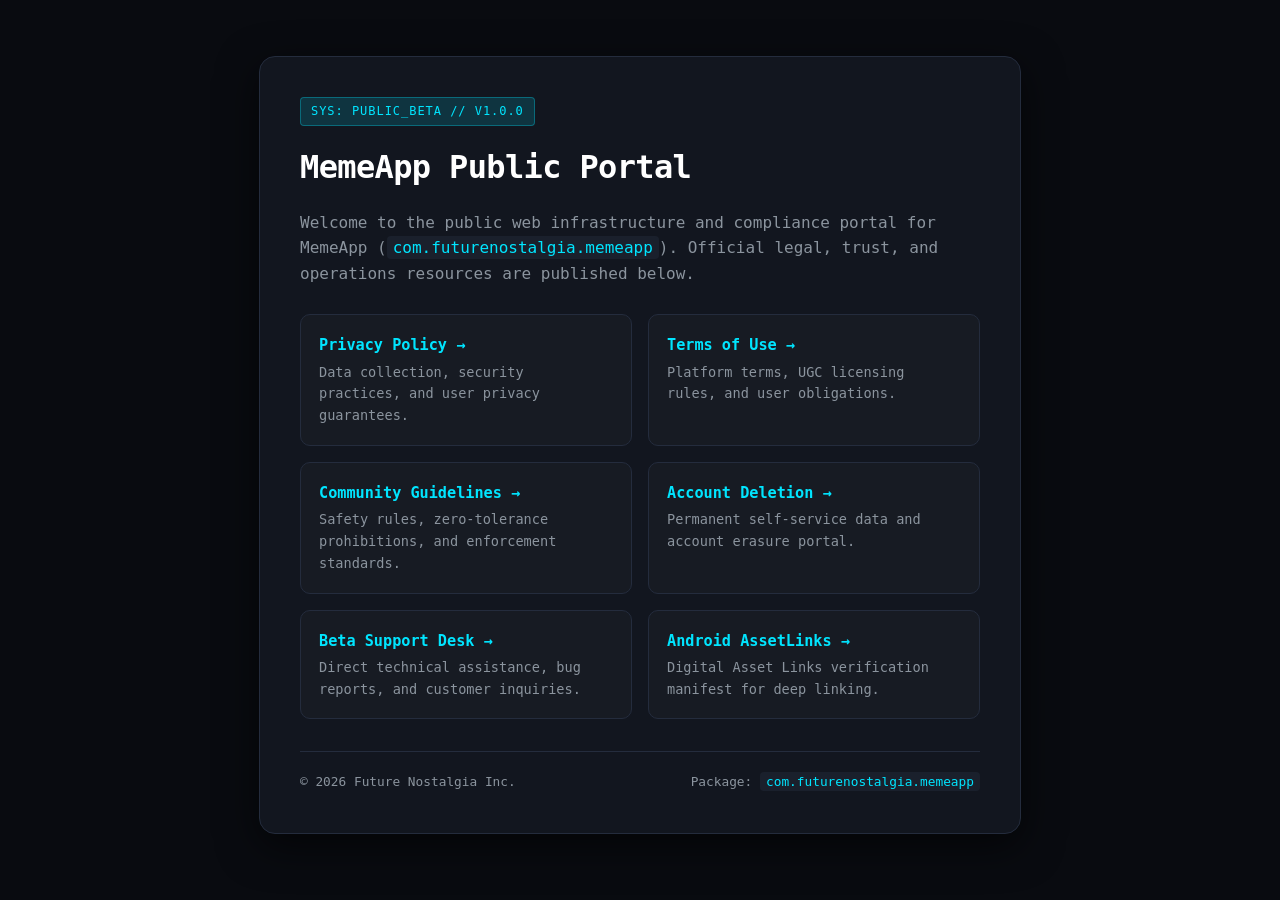
<file: index.html>
<!DOCTYPE html>
<html lang="en">
<head>
  <meta charset="UTF-8">
  <meta name="viewport" content="width=device-width, initial-scale=1.0">
  <title>MemeApp — Future Internet Nostalgia</title>
  <style>
    :root {
      --bg: #090b10;
      --card-bg: #12161f;
      --border: #242c3d;
      --cyan: #00e5ff;
      --text: #e6edf3;
      --text-muted: #8b949e;
    }
    body {
      font-family: -apple-system, BlinkMacSystemFont, "Segoe UI", Roboto, monospace, sans-serif;
      background: var(--bg);
      color: var(--text);
      line-height: 1.6;
      margin: 0;
      padding: 40px 20px;
      display: flex;
      justify-content: center;
      align-items: center;
      min-height: 90vh;
    }
    .portal {
      max-width: 680px;
      width: 100%;
      background: var(--card-bg);
      border: 1px solid var(--border);
      border-radius: 16px;
      padding: 40px;
      box-shadow: 0 12px 40px rgba(0, 0, 0, 0.6);
    }
    .badge {
      display: inline-block;
      font-family: monospace;
      font-size: 0.75rem;
      background: rgba(0, 229, 255, 0.15);
      color: var(--cyan);
      border: 1px solid rgba(0, 229, 255, 0.3);
      padding: 4px 10px;
      border-radius: 4px;
      letter-spacing: 0.08em;
      margin-bottom: 16px;
    }
    h1 {
      font-size: 2rem;
      margin: 0 0 12px 0;
      color: #fff;
      letter-spacing: -0.02em;
    }
    p {
      color: var(--text-muted);
      font-size: 1rem;
      margin-bottom: 28px;
    }
    .grid {
      display: grid;
      grid-template-columns: repeat(auto-fit, minmax(260px, 1fr));
      gap: 16px;
      margin-bottom: 32px;
    }
    .card {
      background: rgba(255, 255, 255, 0.02);
      border: 1px solid var(--border);
      border-radius: 10px;
      padding: 18px;
      text-decoration: none;
      color: inherit;
      transition: all 0.2s ease;
      display: block;
    }
    .card:hover {
      border-color: var(--cyan);
      background: rgba(0, 229, 255, 0.05);
      transform: translateY(-2px);
    }
    .card-title {
      font-weight: 600;
      color: var(--cyan);
      margin-bottom: 4px;
      font-size: 0.95rem;
    }
    .card-desc {
      font-size: 0.85rem;
      color: var(--text-muted);
    }
    footer {
      font-size: 0.8rem;
      color: var(--text-muted);
      border-top: 1px solid var(--border);
      padding-top: 20px;
      display: flex;
      justify-content: space-between;
      flex-wrap: wrap;
      gap: 10px;
    }
    code {
      font-family: monospace;
      color: var(--cyan);
      background: #1a202c;
      padding: 2px 6px;
      border-radius: 4px;
    }
  </style>
</head>
<body>
  <div class="portal">
    <div class="badge">SYS: PUBLIC_BETA // V1.0.0</div>
    <h1>MemeApp Public Portal</h1>
    <p>Welcome to the public web infrastructure and compliance portal for MemeApp (<code>com.futurenostalgia.memeapp</code>). Official legal, trust, and operations resources are published below.</p>

    <div class="grid">
      <a class="card" href="privacy-policy.html">
        <div class="card-title">Privacy Policy &rarr;</div>
        <div class="card-desc">Data collection, security practices, and user privacy guarantees.</div>
      </a>
      <a class="card" href="terms.html">
        <div class="card-title">Terms of Use &rarr;</div>
        <div class="card-desc">Platform terms, UGC licensing rules, and user obligations.</div>
      </a>
      <a class="card" href="community-guidelines.html">
        <div class="card-title">Community Guidelines &rarr;</div>
        <div class="card-desc">Safety rules, zero-tolerance prohibitions, and enforcement standards.</div>
      </a>
      <a class="card" href="delete-account.html">
        <div class="card-title">Account Deletion &rarr;</div>
        <div class="card-desc">Permanent self-service data and account erasure portal.</div>
      </a>
      <a class="card" href="support.html">
        <div class="card-title">Beta Support Desk &rarr;</div>
        <div class="card-desc">Direct technical assistance, bug reports, and customer inquiries.</div>
      </a>
      <a class="card" href=".well-known/assetlinks.json">
        <div class="card-title">Android AssetLinks &rarr;</div>
        <div class="card-desc">Digital Asset Links verification manifest for deep linking.</div>
      </a>
    </div>

    <footer>
      <span>&copy; 2026 Future Nostalgia Inc.</span>
      <span>Package: <code>com.futurenostalgia.memeapp</code></span>
    </footer>
  </div>
</body>
</html>
</file>
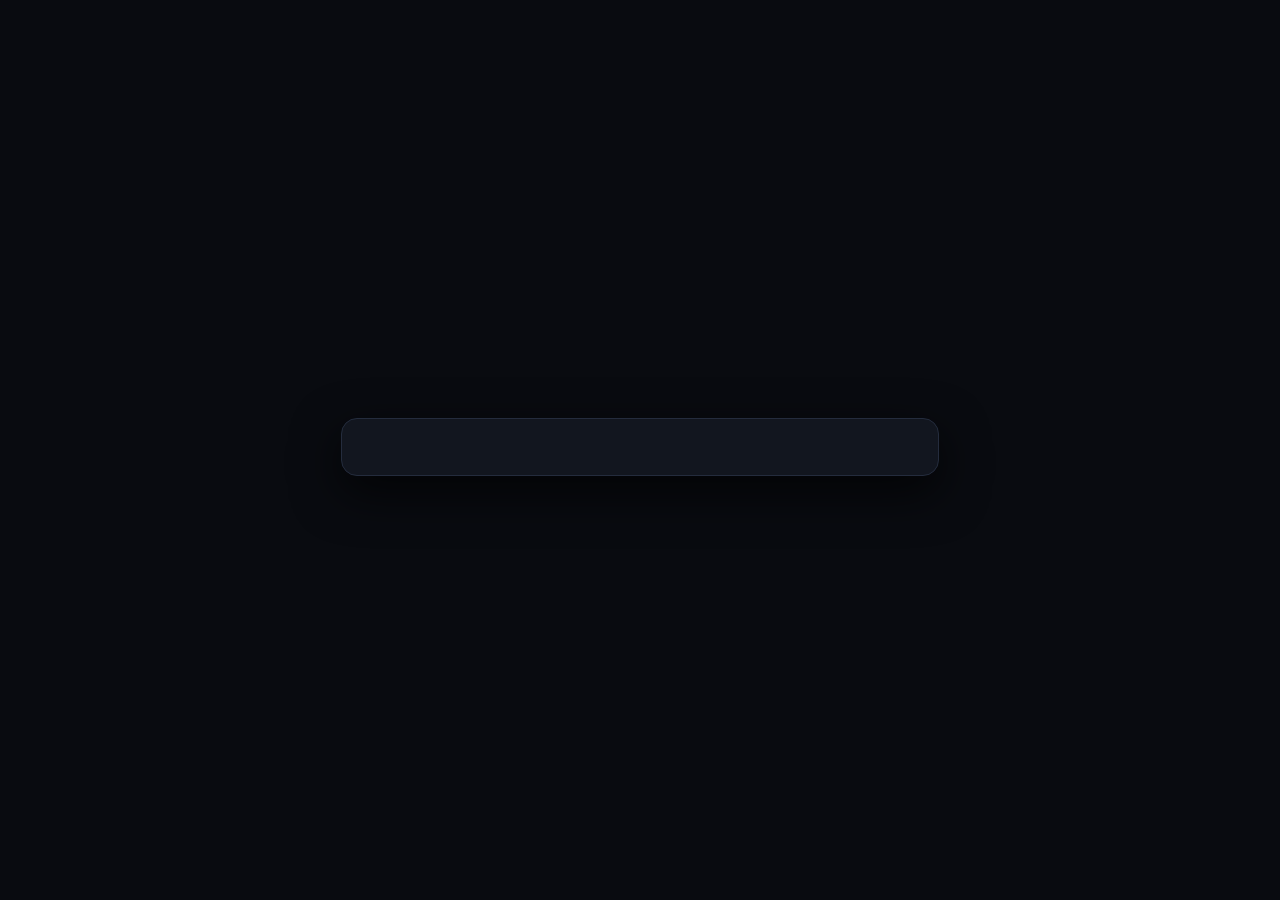
<file: meme/index.html>
<!DOCTYPE html>
<html lang="en">
<head>
  <meta charset="UTF-8">
  <meta name="viewport" content="width=device-width, initial-scale=1.0">
  <title id="pageTitle">MemeApp — Future Internet Nostalgia</title>
  <meta name="description" content="MemeApp: The curated home for Future Internet Nostalgia.">
  <style>
    :root {
      --bg: #090b10;
      --card-bg: #12161f;
      --border: #242c3d;
      --cyan: #00e5ff;
      --cyan-glow: rgba(0, 229, 255, 0.2);
      --error: #ff5252;
      --text: #e6edf3;
      --text-muted: #8b949e;
    }
    body {
      font-family: -apple-system, BlinkMacSystemFont, "Segoe UI", Roboto, monospace, sans-serif;
      background: var(--bg);
      color: var(--text);
      line-height: 1.6;
      margin: 0;
      padding: 24px 16px;
      display: flex;
      justify-content: center;
      align-items: center;
      min-height: 94vh;
    }
    .container {
      max-width: 540px;
      width: 100%;
      background: var(--card-bg);
      border: 1px solid var(--border);
      border-radius: 16px;
      padding: 28px;
      box-shadow: 0 16px 48px rgba(0, 0, 0, 0.7);
    }
    .badge {
      display: inline-block;
      font-family: monospace;
      font-size: 0.75rem;
      background: rgba(0, 229, 255, 0.12);
      color: var(--cyan);
      border: 1px solid rgba(0, 229, 255, 0.25);
      padding: 4px 10px;
      border-radius: 4px;
      letter-spacing: 0.08em;
      margin-bottom: 16px;
    }
    .badge-error {
      background: rgba(255, 82, 82, 0.12);
      color: var(--error);
      border-color: rgba(255, 82, 82, 0.3);
    }
    .header-row {
      display: flex;
      justify-content: space-between;
      align-items: center;
      margin-bottom: 16px;
    }
    .creator-tag {
      font-weight: 700;
      color: var(--cyan);
      font-size: 1.05rem;
    }
    .meme-image-container {
      width: 100%;
      border-radius: 12px;
      overflow: hidden;
      background: #000;
      border: 1px solid var(--border);
      margin-bottom: 18px;
      position: relative;
    }
    .meme-image {
      width: 100%;
      height: auto;
      max-height: 480px;
      object-fit: cover;
      display: block;
    }
    .caption-text {
      font-size: 1.15rem;
      font-weight: 500;
      margin-bottom: 16px;
      color: #fff;
    }
    .tags-row {
      display: flex;
      flex-wrap: wrap;
      gap: 8px;
      margin-bottom: 24px;
    }
    .tag-pill {
      font-size: 0.8rem;
      color: var(--text-muted);
      background: rgba(255, 255, 255, 0.04);
      border: 1px solid var(--border);
      padding: 3px 10px;
      border-radius: 20px;
    }
    .actions {
      display: flex;
      flex-direction: column;
      gap: 12px;
      margin-top: 10px;
    }
    .btn {
      display: block;
      text-align: center;
      padding: 13px 20px;
      border-radius: 8px;
      font-weight: 700;
      font-size: 0.95rem;
      text-decoration: none;
      transition: all 0.2s ease;
      cursor: pointer;
    }
    .btn-primary {
      background: var(--cyan);
      color: #000;
      box-shadow: 0 4px 16px var(--cyan-glow);
    }
    .btn-primary:hover {
      opacity: 0.92;
      transform: translateY(-1px);
    }
    .btn-secondary {
      background: rgba(255, 255, 255, 0.05);
      color: var(--text);
      border: 1px solid var(--border);
    }
    .btn-secondary:hover {
      background: rgba(255, 255, 255, 0.08);
      border-color: var(--cyan);
    }
    .unavailable-box {
      text-align: center;
      padding: 40px 20px;
    }
    .unavailable-icon {
      font-size: 3rem;
      color: var(--text-muted);
      margin-bottom: 16px;
    }
    .unavailable-title {
      font-size: 1.4rem;
      font-weight: 700;
      margin-bottom: 8px;
      color: #fff;
    }
    .unavailable-desc {
      color: var(--text-muted);
      font-size: 0.95rem;
      margin-bottom: 24px;
    }
    footer {
      font-size: 0.8rem;
      color: var(--text-muted);
      border-top: 1px solid var(--border);
      padding-top: 20px;
      margin-top: 28px;
      display: flex;
      justify-content: space-between;
      flex-wrap: wrap;
      gap: 8px;
    }
    footer a {
      color: var(--cyan);
      text-decoration: none;
    }
    footer a:hover {
      text-decoration: underline;
    }
  </style>
</head>
<body>
  <div class="container" id="appRoot">
    <!-- Populated dynamically based on URL -->
  </div>

  <script>
    // Public Seed Catalog for Web Fallback
    const PUBLIC_MEME_CATALOG = {
      "meme_001": {
        id: "meme_001",
        caption: "When you finally push code after 3 days of debugging 🎉",
        creator: "tech_humor",
        category: "tech",
        imageUrl: "https://picsum.photos/seed/meme001/800/600",
        tags: ["coding", "programmer", "debug"],
        artifactCode: "M/MEME_001",
        status: "published"
      },
      "meme_002": {
        id: "meme_002",
        caption: "My dog every time I open the fridge 🐕",
        creator: "lolcats_fan",
        category: "animals",
        imageUrl: "https://picsum.photos/seed/meme002/800/600",
        tags: ["dog", "food", "pets"],
        artifactCode: "M/MEME_002",
        status: "published"
      },
      "meme_003": {
        id: "meme_003",
        caption: "Trying to explain offside rule to my grandma ⚽",
        creator: "sports_funny",
        category: "sports",
        imageUrl: "https://picsum.photos/seed/meme003/800/600",
        tags: ["football", "soccer", "grandma"],
        artifactCode: "M/MEME_003",
        status: "published"
      },
      "meme_hidden_001": {
        id: "meme_hidden_001",
        status: "hidden",
        moderationReason: "Pending review under Community Guidelines"
      },
      "meme_removed_001": {
        id: "meme_removed_001",
        status: "removed",
        moderationReason: "Removed for policy violation"
      }
    };

    function resolveMemeId() {
      // 1. From path: e.g. /meme/meme_001
      const pathParts = window.location.pathname.split('/').filter(Boolean);
      const memeIdx = pathParts.indexOf('meme');
      if (memeIdx !== -1 && pathParts[memeIdx + 1]) {
        return pathParts[memeIdx + 1].trim();
      }
      // 2. From search params: ?id=meme_001
      const params = new URLSearchParams(window.location.search);
      if (params.get('id')) {
        return params.get('id').trim();
      }
      // 3. Fallback to last segment if on /meme/*
      if (pathParts.length > 0 && pathParts[pathParts.length - 1] !== 'index.html') {
        return pathParts[pathParts.length - 1].trim();
      }
    async function fetchLiveMeme(memeId) {
      const cfg = window.MEMEAPP_CONFIG || {
        supabaseUrl: localStorage.getItem('MEMEAPP_SUPABASE_URL') || '',
        anonKey: localStorage.getItem('MEMEAPP_SUPABASE_ANON_KEY') || ''
      };

      if (!cfg.supabaseUrl || !cfg.anonKey) {
        return null; // Fall back to catalog if no live config
      }

      try {
        const endpoint = `${cfg.supabaseUrl.replace(/\/+$/, '')}/rest/v1/memes?id=eq.${encodeURIComponent(memeId)}&select=id,caption,status,image_path,like_count,save_count,created_at,profiles(username)`;
        const res = await fetch(endpoint, {
          headers: {
            'apikey': cfg.anonKey,
            'Authorization': `Bearer ${cfg.anonKey}`
          }
        });
        if (!res.ok) return null;
        const data = await res.json();
        if (!Array.isArray(data) || data.length === 0) {
          // Under Supabase RLS, non-published memes (hidden/removed/draft) return 0 rows to anonymous users.
          return { status: 'unavailable_or_moderated' };
        }
        const row = data[0];
        return {
          id: row.id,
          caption: row.caption || '',
          creator: row.profiles?.username || 'anonymous',
          status: row.status,
          imageUrl: row.image_path ? `${cfg.supabaseUrl}/storage/v1/object/public/meme-media/${row.image_path}` : 'https://picsum.photos/seed/meme001/800/600',
          tags: ['meme'],
          artifactCode: `M/${(row.id || 'MEME').toUpperCase().slice(0, 10)}`
        };
      } catch (err) {
        console.warn('Live Supabase query failed:', err);
        return null;
      }
    }

    async function renderView() {
      const root = document.getElementById('appRoot');
      const memeId = resolveMemeId();

      if (!memeId || memeId === 'meme') {
        // Portal Root View
        root.innerHTML = `
          <div class="badge">SYS: MEME_ROUTER // V1.0.0</div>
          <h1 style="margin: 0 0 12px 0; color: #fff;">MemeApp Public Share Portal</h1>
          <p style="color: var(--text-muted); margin-bottom: 24px;">View, discover, and share memes from MemeApp across devices.</p>
          <div class="actions">
            <a class="btn btn-primary" href="index.html">Open Public Web Portal</a>
            <a class="btn btn-secondary" href="https://play.google.com/store/apps/details?id=com.futurenostalgia.memeapp">Get MemeApp for Android</a>
          </div>
          ${renderFooter()}
        `;
        return;
      }

      // Check live database state first if configured
      const liveMeme = await fetchLiveMeme(memeId);
      let meme = liveMeme;

      if (liveMeme && liveMeme.status === 'unavailable_or_moderated') {
        // Database returned 0 rows for anonymous query -> Meme is either moderated (hidden/removed/draft) or non-existent
        renderUnavailable(root);
        return;
      }

      if (!meme) {
        meme = PUBLIC_MEME_CATALOG[memeId];
      }

      if (!meme) {
        // Unknown ID -> Branded unavailable state
        document.getElementById('pageTitle').textContent = `Meme Not Found — MemeApp`;
        root.innerHTML = `
          <div class="unavailable-box">
            <span class="badge badge-error">ERR_404 // M/NONEXIST</span>
            <div class="unavailable-icon">📂</div>
            <div class="unavailable-title">Meme Not Found</div>
            <div class="unavailable-desc">The artifact code <code>${escapeHtml(memeId)}</code> does not exist or may have been deleted.</div>
            <div class="actions">
              <a class="btn btn-primary" href="https://tejuanne-alt.github.io/">Explore MemeApp Portal</a>
              <a class="btn btn-secondary" href="https://play.google.com/store/apps/details?id=com.futurenostalgia.memeapp">Download App</a>
            </div>
          </div>
          ${renderFooter()}
        `;
        return;
      }

      // Check moderation / draft status (Do not reveal draft or moderated content)
      if (meme.status === 'hidden' || meme.status === 'removed' || meme.status === 'draft') {
        renderUnavailable(root);
        return;
      }

      // Valid Published Meme
      document.getElementById('pageTitle').textContent = `@${meme.creator}: "${meme.caption}" — MemeApp`;
      const appDeepLink = `intent://tejuanne-alt.github.io/meme/${meme.id}#Intent;scheme=https;package=com.futurenostalgia.memeapp;end`;
      const fallbackDeepLink = `memeapp://meme/${meme.id}`;

      root.innerHTML = `
        <div class="header-row">
          <span class="badge">ARTIFACT // ${meme.artifactCode}</span>
          <span class="creator-tag">@${escapeHtml(meme.creator)}</span>
        </div>

        <div class="meme-image-container">
          <img class="meme-image" src="${meme.imageUrl}" alt="${escapeHtml(meme.caption)}">
        </div>

        <div class="caption-text">${escapeHtml(meme.caption)}</div>

        <div class="tags-row">
          ${meme.tags.map(t => `<span class="tag-pill">#${escapeHtml(t)}</span>`).join('')}
        </div>

        <div class="actions">
          <a class="btn btn-primary" href="${appDeepLink}">Open in MemeApp</a>
          <a class="btn btn-secondary" href="https://play.google.com/store/apps/details?id=com.futurenostalgia.memeapp">Get MemeApp for Android</a>
        </div>

        ${renderFooter()}
    function renderUnavailable(root) {
      document.getElementById('pageTitle').textContent = `Content Unavailable — MemeApp`;
      root.innerHTML = `
        <div class="unavailable-box">
          <span class="badge badge-error">FILTER // CONTENT_UNAVAILABLE</span>
          <div class="unavailable-icon">🛡️</div>
          <div class="unavailable-title">Content Unavailable</div>
          <div class="unavailable-desc">This artifact is unavailable or has been removed under MemeApp Community Guidelines.</div>
          <div class="actions">
            <a class="btn btn-primary" href="https://tejuanne-alt.github.io/">Return to Portal</a>
            <a class="btn btn-secondary" href="community-guidelines.html">Review Community Guidelines</a>
          </div>
        </div>
        ${renderFooter()}
      `;
    }

    function renderFooter() {
      return `
        <footer>
          <a href="privacy-policy.html">Privacy</a>
          <a href="terms.html">Terms</a>
          <a href="community-guidelines.html">Guidelines</a>
          <a href="support.html">Support</a>
        </footer>
      `;
    }

    function escapeHtml(str) {
      if (!str) return '';
      return String(str).replace(/&/g, '&amp;').replace(/</g, '&lt;').replace(/>/g, '&gt;').replace(/"/g, '&quot;');
    }

    renderView();
  </script>
</body>
</html>
</file>
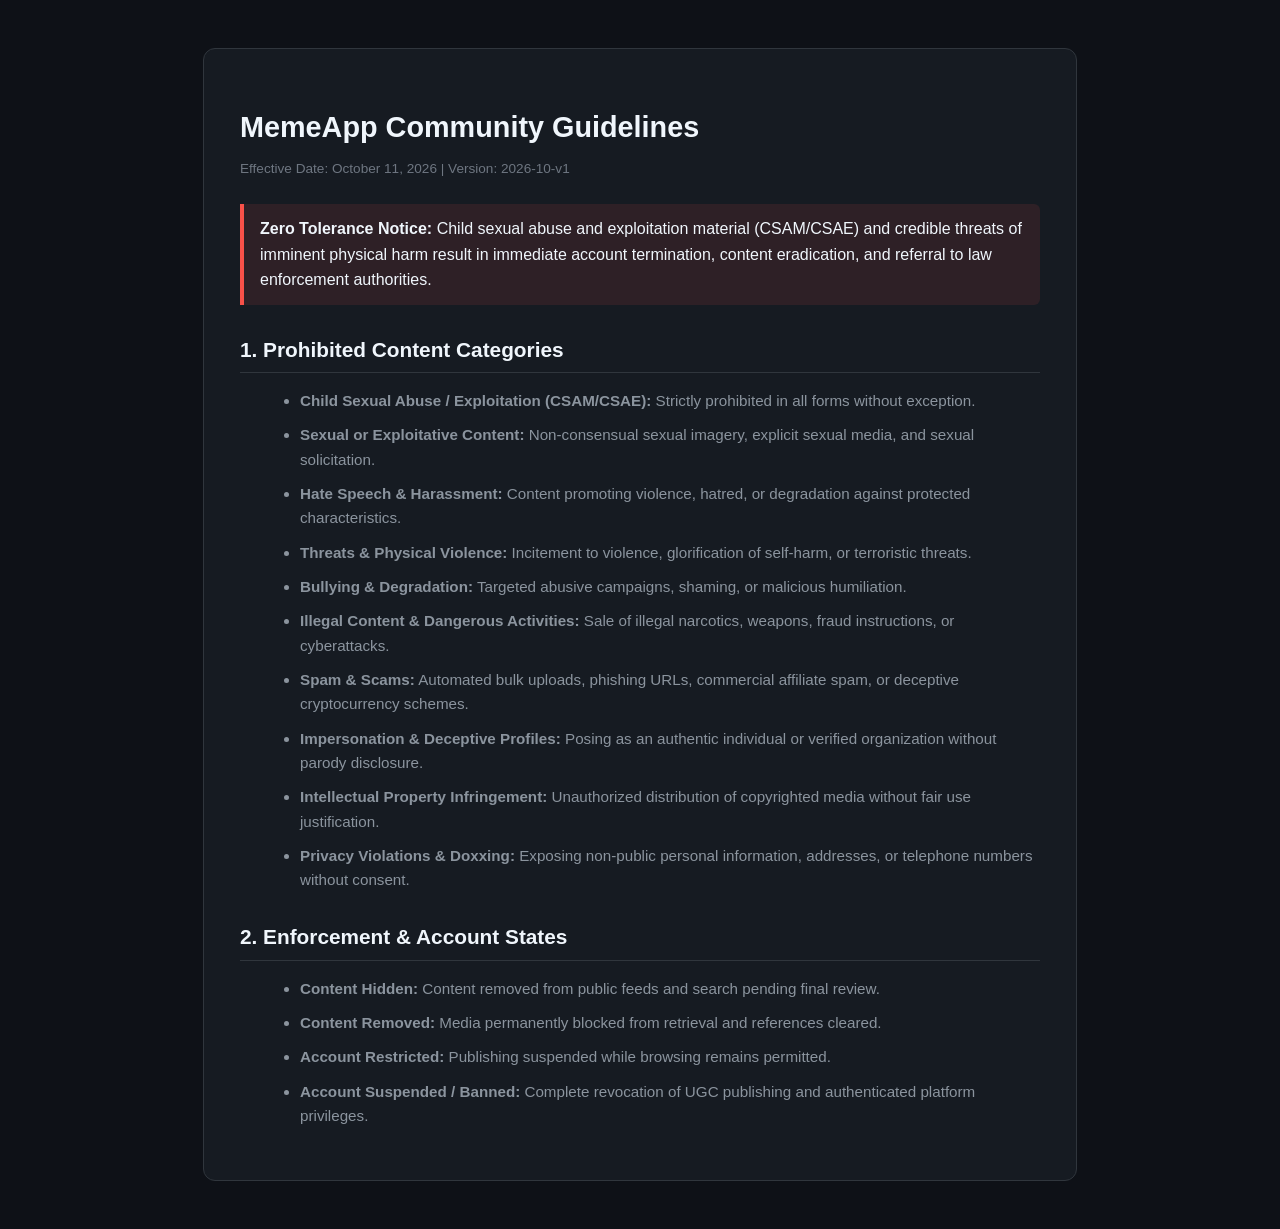
<file: community-guidelines.html>
<!DOCTYPE html>
<html lang="en">
<head>
  <meta charset="UTF-8">
  <meta name="viewport" content="width=device-width, initial-scale=1.0">
  <title>MemeApp — Community Guidelines</title>
  <style>
    body { font-family: -apple-system, BlinkMacSystemFont, "Segoe UI", Roboto, sans-serif; background: #0e1117; color: #f0f6fc; line-height: 1.6; padding: 40px 20px; }
    .container { max-width: 800px; margin: 0 auto; background: #161b22; border: 1px solid #30363d; border-radius: 12px; padding: 36px; }
    h1 { font-size: 1.8rem; margin-bottom: 8px; }
    h2 { font-size: 1.3rem; margin-top: 28px; margin-bottom: 12px; border-bottom: 1px solid #30363d; padding-bottom: 6px; }
    p, li { color: #8b949e; font-size: 0.95rem; margin-bottom: 10px; }
    ul { margin-left: 20px; }
    .warning-box { background: rgba(248, 81, 73, 0.1); border-left: 4px solid #f85149; padding: 12px 16px; margin: 16px 0; border-radius: 0 6px 6px 0; }
    .meta { font-size: 0.85rem; color: #6e7681; margin-bottom: 24px; }
  </style>
</head>
<body>
  <div class="container">
    <h1>MemeApp Community Guidelines</h1>
    <div class="meta">Effective Date: October 11, 2026 | Version: 2026-10-v1</div>

    <div class="warning-box">
      <strong>Zero Tolerance Notice:</strong> Child sexual abuse and exploitation material (CSAM/CSAE) and credible threats of imminent physical harm result in immediate account termination, content eradication, and referral to law enforcement authorities.
    </div>
    
    <h2>1. Prohibited Content Categories</h2>
    <ul>
      <li><strong>Child Sexual Abuse / Exploitation (CSAM/CSAE):</strong> Strictly prohibited in all forms without exception.</li>
      <li><strong>Sexual or Exploitative Content:</strong> Non-consensual sexual imagery, explicit sexual media, and sexual solicitation.</li>
      <li><strong>Hate Speech & Harassment:</strong> Content promoting violence, hatred, or degradation against protected characteristics.</li>
      <li><strong>Threats & Physical Violence:</strong> Incitement to violence, glorification of self-harm, or terroristic threats.</li>
      <li><strong>Bullying & Degradation:</strong> Targeted abusive campaigns, shaming, or malicious humiliation.</li>
      <li><strong>Illegal Content & Dangerous Activities:</strong> Sale of illegal narcotics, weapons, fraud instructions, or cyberattacks.</li>
      <li><strong>Spam & Scams:</strong> Automated bulk uploads, phishing URLs, commercial affiliate spam, or deceptive cryptocurrency schemes.</li>
      <li><strong>Impersonation & Deceptive Profiles:</strong> Posing as an authentic individual or verified organization without parody disclosure.</li>
      <li><strong>Intellectual Property Infringement:</strong> Unauthorized distribution of copyrighted media without fair use justification.</li>
      <li><strong>Privacy Violations & Doxxing:</strong> Exposing non-public personal information, addresses, or telephone numbers without consent.</li>
    </ul>

    <h2>2. Enforcement & Account States</h2>
    <ul>
      <li><strong>Content Hidden:</strong> Content removed from public feeds and search pending final review.</li>
      <li><strong>Content Removed:</strong> Media permanently blocked from retrieval and references cleared.</li>
      <li><strong>Account Restricted:</strong> Publishing suspended while browsing remains permitted.</li>
      <li><strong>Account Suspended / Banned:</strong> Complete revocation of UGC publishing and authenticated platform privileges.</li>
    </ul>
  </div>
</body>
</html>
</file>
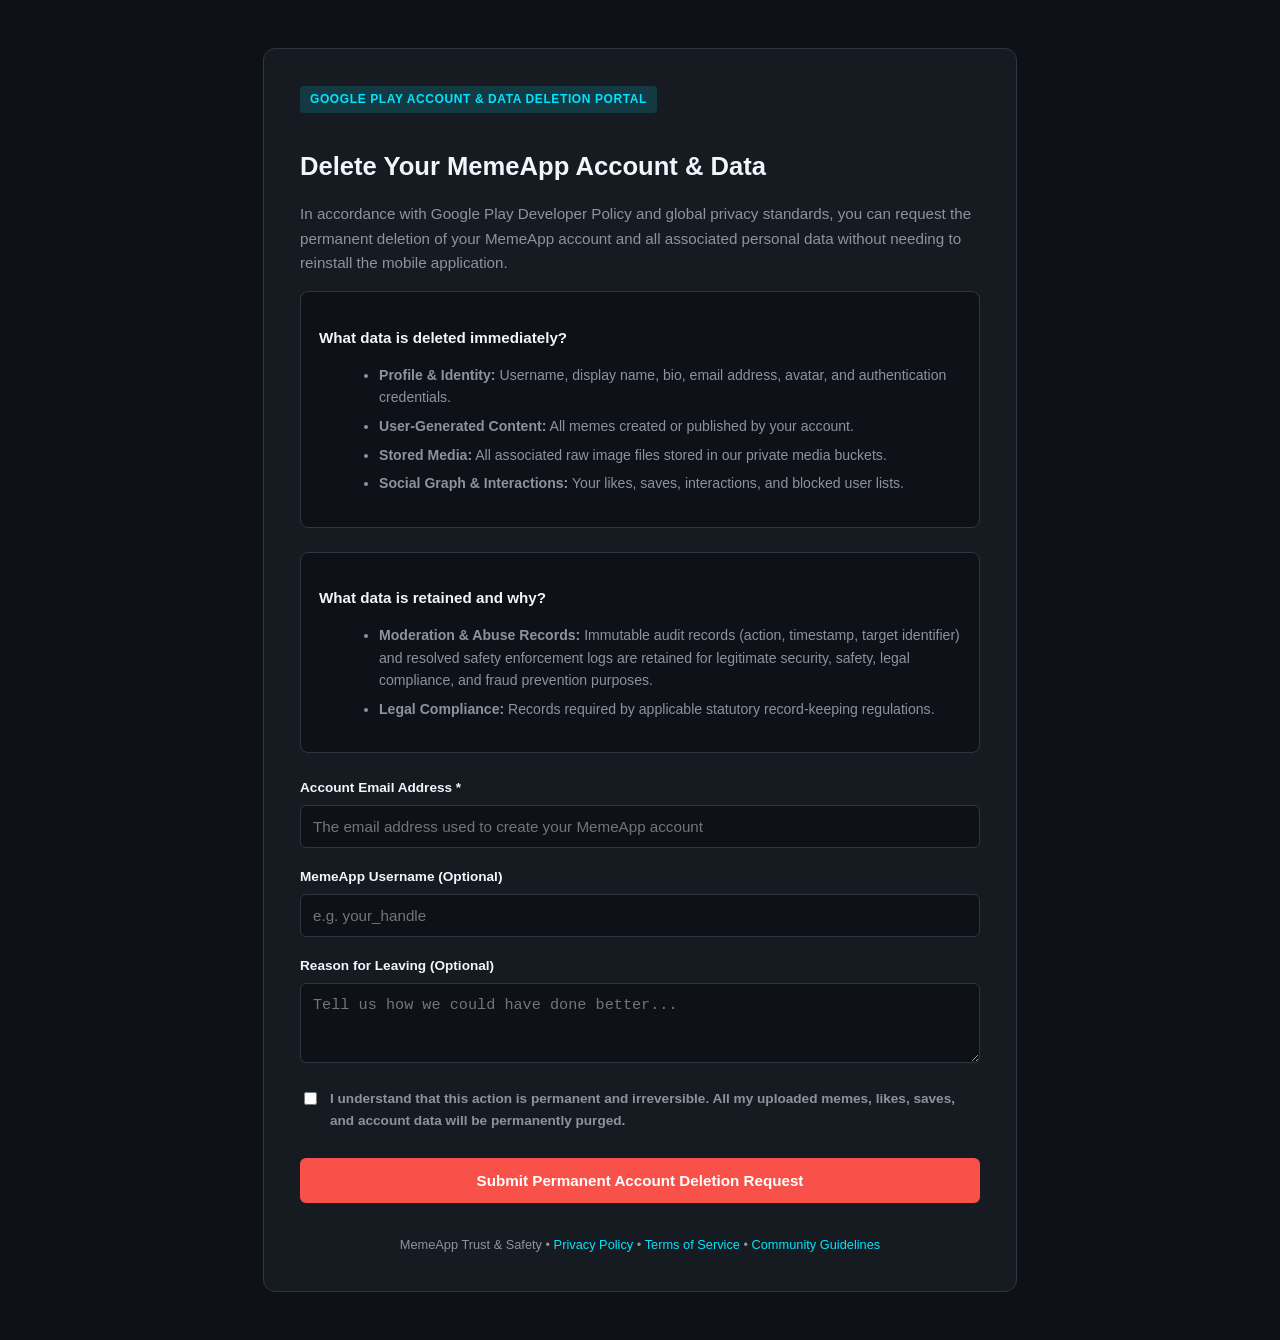
<file: delete-account.html>
<!DOCTYPE html>
<html lang="en">
<head>
  <meta charset="UTF-8">
  <meta name="viewport" content="width=device-width, initial-scale=1.0">
  <title>MemeApp — Request Account & Data Deletion</title>
  <style>
    :root {
      --bg: #0e1117;
      --card-bg: #161b22;
      --border: #30363d;
      --text: #f0f6fc;
      --text-muted: #8b949e;
      --cyan: #00e5ff;
      --danger: #f85149;
      --success: #3fb950;
    }
    body {
      font-family: -apple-system, BlinkMacSystemFont, "Segoe UI", Roboto, Helvetica, Arial, sans-serif;
      background-color: var(--bg);
      color: var(--text);
      line-height: 1.6;
      padding: 40px 20px;
    }
    .container {
      max-width: 680px;
      margin: 0 auto;
      background: var(--card-bg);
      border: 1px solid var(--border);
      border-radius: 12px;
      padding: 36px;
    }
    h1 {
      font-size: 1.6rem;
      margin-bottom: 12px;
      color: var(--text);
    }
    .badge {
      display: inline-block;
      background: rgba(0, 229, 255, 0.15);
      color: var(--cyan);
      font-size: 0.75rem;
      font-weight: 700;
      padding: 4px 10px;
      border-radius: 4px;
      margin-bottom: 16px;
      text-transform: uppercase;
      letter-spacing: 0.05em;
    }
    p {
      color: var(--text-muted);
      margin-bottom: 16px;
      font-size: 0.95rem;
    }
    .card {
      background: #0e1117;
      border: 1px solid var(--border);
      border-radius: 8px;
      padding: 18px;
      margin-bottom: 24px;
    }
    .card h3 {
      font-size: 0.95rem;
      margin-bottom: 8px;
      color: var(--text);
    }
    ul {
      margin-left: 20px;
      color: var(--text-muted);
      font-size: 0.88rem;
    }
    li {
      margin-bottom: 6px;
    }
    .form-group {
      margin-bottom: 18px;
    }
    label {
      display: block;
      font-size: 0.85rem;
      font-weight: 600;
      margin-bottom: 6px;
    }
    input[type="email"], input[type="text"], textarea {
      width: 100%;
      box-sizing: border-box;
      background: #0e1117;
      border: 1px solid var(--border);
      color: var(--text);
      padding: 12px;
      border-radius: 6px;
      font-size: 0.95rem;
    }
    input:focus, textarea:focus {
      outline: none;
      border-color: var(--cyan);
    }
    .checkbox-group {
      display: flex;
      align-items: flex-start;
      gap: 10px;
      margin-bottom: 20px;
      font-size: 0.88rem;
      color: var(--text-muted);
    }
    .checkbox-group input {
      margin-top: 4px;
    }
    .btn-submit {
      background: var(--danger);
      color: #fff;
      font-weight: 700;
      border: none;
      padding: 14px 24px;
      border-radius: 6px;
      font-size: 0.95rem;
      cursor: pointer;
      width: 100%;
      transition: opacity 0.2s;
    }
    .btn-submit:hover {
      opacity: 0.9;
    }
    .success-box {
      background: rgba(63, 185, 80, 0.15);
      border: 1px solid var(--success);
      color: var(--success);
      padding: 20px;
      border-radius: 8px;
      text-align: center;
      display: none;
    }
    footer {
      margin-top: 32px;
      font-size: 0.8rem;
      color: var(--text-muted);
      text-align: center;
    }
    footer a {
      color: var(--cyan);
      text-decoration: none;
    }
  </style>
</head>
<body>
  <div class="container">
    <span class="badge">Google Play Account & Data Deletion Portal</span>
    <h1>Delete Your MemeApp Account & Data</h1>
    <p>
      In accordance with Google Play Developer Policy and global privacy standards, you can request the permanent deletion of your MemeApp account and all associated personal data without needing to reinstall the mobile application.
    </p>

    <div class="card">
      <h3>What data is deleted immediately?</h3>
      <ul>
        <li><strong>Profile & Identity:</strong> Username, display name, bio, email address, avatar, and authentication credentials.</li>
        <li><strong>User-Generated Content:</strong> All memes created or published by your account.</li>
        <li><strong>Stored Media:</strong> All associated raw image files stored in our private media buckets.</li>
        <li><strong>Social Graph & Interactions:</strong> Your likes, saves, interactions, and blocked user lists.</li>
      </ul>
    </div>

    <div class="card">
      <h3>What data is retained and why?</h3>
      <ul>
        <li><strong>Moderation & Abuse Records:</strong> Immutable audit records (action, timestamp, target identifier) and resolved safety enforcement logs are retained for legitimate security, safety, legal compliance, and fraud prevention purposes.</li>
        <li><strong>Legal Compliance:</strong> Records required by applicable statutory record-keeping regulations.</li>
      </ul>
    </div>

    <div id="requestForm">
      <form onsubmit="handleDeletionRequest(event)">
        <div class="form-group">
          <label for="email">Account Email Address *</label>
          <input type="email" id="email" required placeholder="The email address used to create your MemeApp account">
        </div>

        <div class="form-group">
          <label for="username">MemeApp Username (Optional)</label>
          <input type="text" id="username" placeholder="e.g. your_handle">
        </div>

        <div class="form-group">
          <label for="reason">Reason for Leaving (Optional)</label>
          <textarea id="reason" rows="3" placeholder="Tell us how we could have done better..."></textarea>
        </div>

        <div class="checkbox-group">
          <input type="checkbox" id="confirmDelete" required>
          <label for="confirmDelete">
            I understand that this action is permanent and irreversible. All my uploaded memes, likes, saves, and account data will be permanently purged.
          </label>
        </div>

        <button type="submit" class="btn-submit">Submit Permanent Account Deletion Request</button>
      </form>
    </div>

    <div id="successBox" class="success-box">
      <h3>Deletion Request Received</h3>
      <p style="color: var(--text); margin-top: 8px;">
        A confirmation email has been dispatched to <strong id="sentEmail"></strong>. Please check your inbox and click the verification link within 48 hours to complete the permanent purge of your account.
      </p>
      <p style="font-size: 0.8rem; margin-top: 12px; color: var(--text-muted);">
        Request Reference ID: <code id="refId"></code>
      </p>
    </div>

    <footer>
      MemeApp Trust & Safety &bull; <a href="privacy-policy.html">Privacy Policy</a> &bull; <a href="terms.html">Terms of Service</a> &bull; <a href="community-guidelines.html">Community Guidelines</a>
    </footer>
  </div>

  <script>
    function handleDeletionRequest(e) {
      e.preventDefault();
      const email = document.getElementById("email").value;
      const ref = "DEL-" + Math.random().toString(36).substr(2, 9).toUpperCase();
      
      document.getElementById("requestForm").style.display = "none";
      document.getElementById("sentEmail").textContent = email;
      document.getElementById("refId").textContent = ref;
      document.getElementById("successBox").style.display = "block";
    }
  </script>
</body>
</html>
</file>
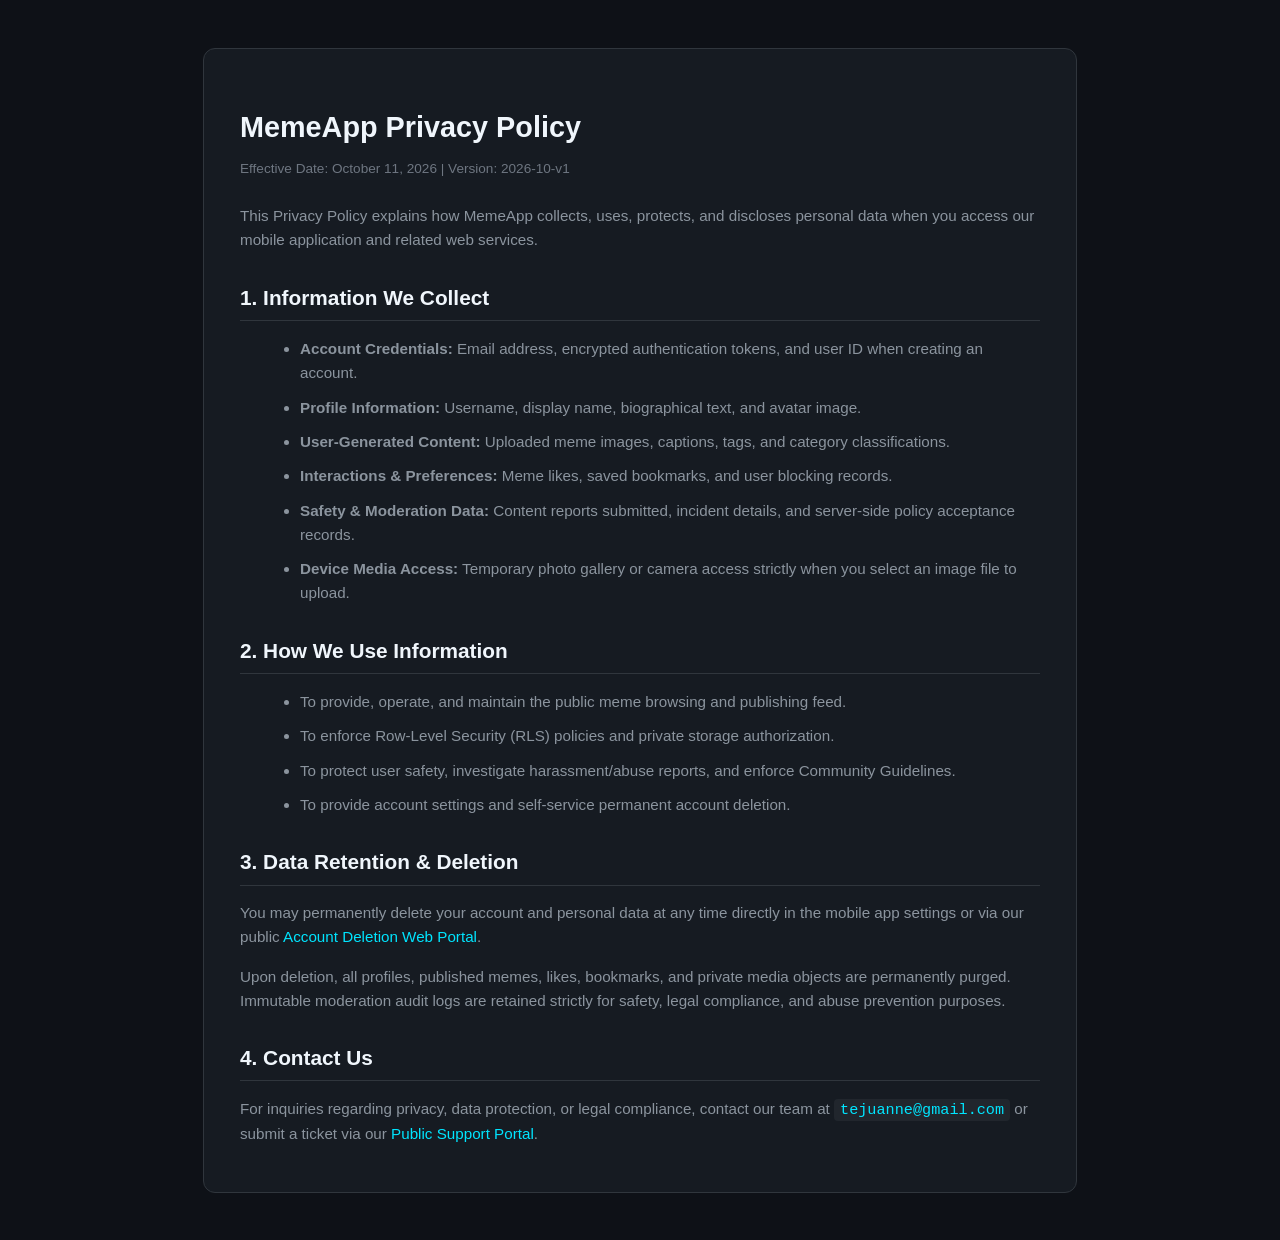
<file: privacy-policy.html>
<!DOCTYPE html>
<html lang="en">
<head>
  <meta charset="UTF-8">
  <meta name="viewport" content="width=device-width, initial-scale=1.0">
  <title>MemeApp — Privacy Policy</title>
  <style>
    body { font-family: -apple-system, BlinkMacSystemFont, "Segoe UI", Roboto, sans-serif; background: #0e1117; color: #f0f6fc; line-height: 1.6; padding: 40px 20px; }
    .container { max-width: 800px; margin: 0 auto; background: #161b22; border: 1px solid #30363d; border-radius: 12px; padding: 36px; }
    h1 { font-size: 1.8rem; margin-bottom: 8px; }
    h2 { font-size: 1.3rem; margin-top: 28px; margin-bottom: 12px; border-bottom: 1px solid #30363d; padding-bottom: 6px; }
    p, li { color: #8b949e; font-size: 0.95rem; margin-bottom: 10px; }
    ul { margin-left: 20px; }
    code { background: #21262d; padding: 2px 6px; border-radius: 4px; color: #00e5ff; }
    .meta { font-size: 0.85rem; color: #6e7681; margin-bottom: 24px; }
    a { color: #00e5ff; text-decoration: none; }
  </style>
</head>
<body>
  <div class="container">
    <h1>MemeApp Privacy Policy</h1>
    <div class="meta">Effective Date: October 11, 2026 | Version: 2026-10-v1</div>
    
    <p>This Privacy Policy explains how MemeApp collects, uses, protects, and discloses personal data when you access our mobile application and related web services.</p>
    
    <h2>1. Information We Collect</h2>
    <ul>
      <li><strong>Account Credentials:</strong> Email address, encrypted authentication tokens, and user ID when creating an account.</li>
      <li><strong>Profile Information:</strong> Username, display name, biographical text, and avatar image.</li>
      <li><strong>User-Generated Content:</strong> Uploaded meme images, captions, tags, and category classifications.</li>
      <li><strong>Interactions & Preferences:</strong> Meme likes, saved bookmarks, and user blocking records.</li>
      <li><strong>Safety & Moderation Data:</strong> Content reports submitted, incident details, and server-side policy acceptance records.</li>
      <li><strong>Device Media Access:</strong> Temporary photo gallery or camera access strictly when you select an image file to upload.</li>
    </ul>

    <h2>2. How We Use Information</h2>
    <ul>
      <li>To provide, operate, and maintain the public meme browsing and publishing feed.</li>
      <li>To enforce Row-Level Security (RLS) policies and private storage authorization.</li>
      <li>To protect user safety, investigate harassment/abuse reports, and enforce Community Guidelines.</li>
      <li>To provide account settings and self-service permanent account deletion.</li>
    </ul>

    <h2>3. Data Retention & Deletion</h2>
    <p>You may permanently delete your account and personal data at any time directly in the mobile app settings or via our public <a href="delete-account.html">Account Deletion Web Portal</a>.</p>
    <p>Upon deletion, all profiles, published memes, likes, bookmarks, and private media objects are permanently purged. Immutable moderation audit logs are retained strictly for safety, legal compliance, and abuse prevention purposes.</p>

    <h2>4. Contact Us</h2>
    <p>For inquiries regarding privacy, data protection, or legal compliance, contact our team at <code>tejuanne@gmail.com</code> or submit a ticket via our <a href="support.html">Public Support Portal</a>.</p>
  </div>
</body>
</html>
</file>
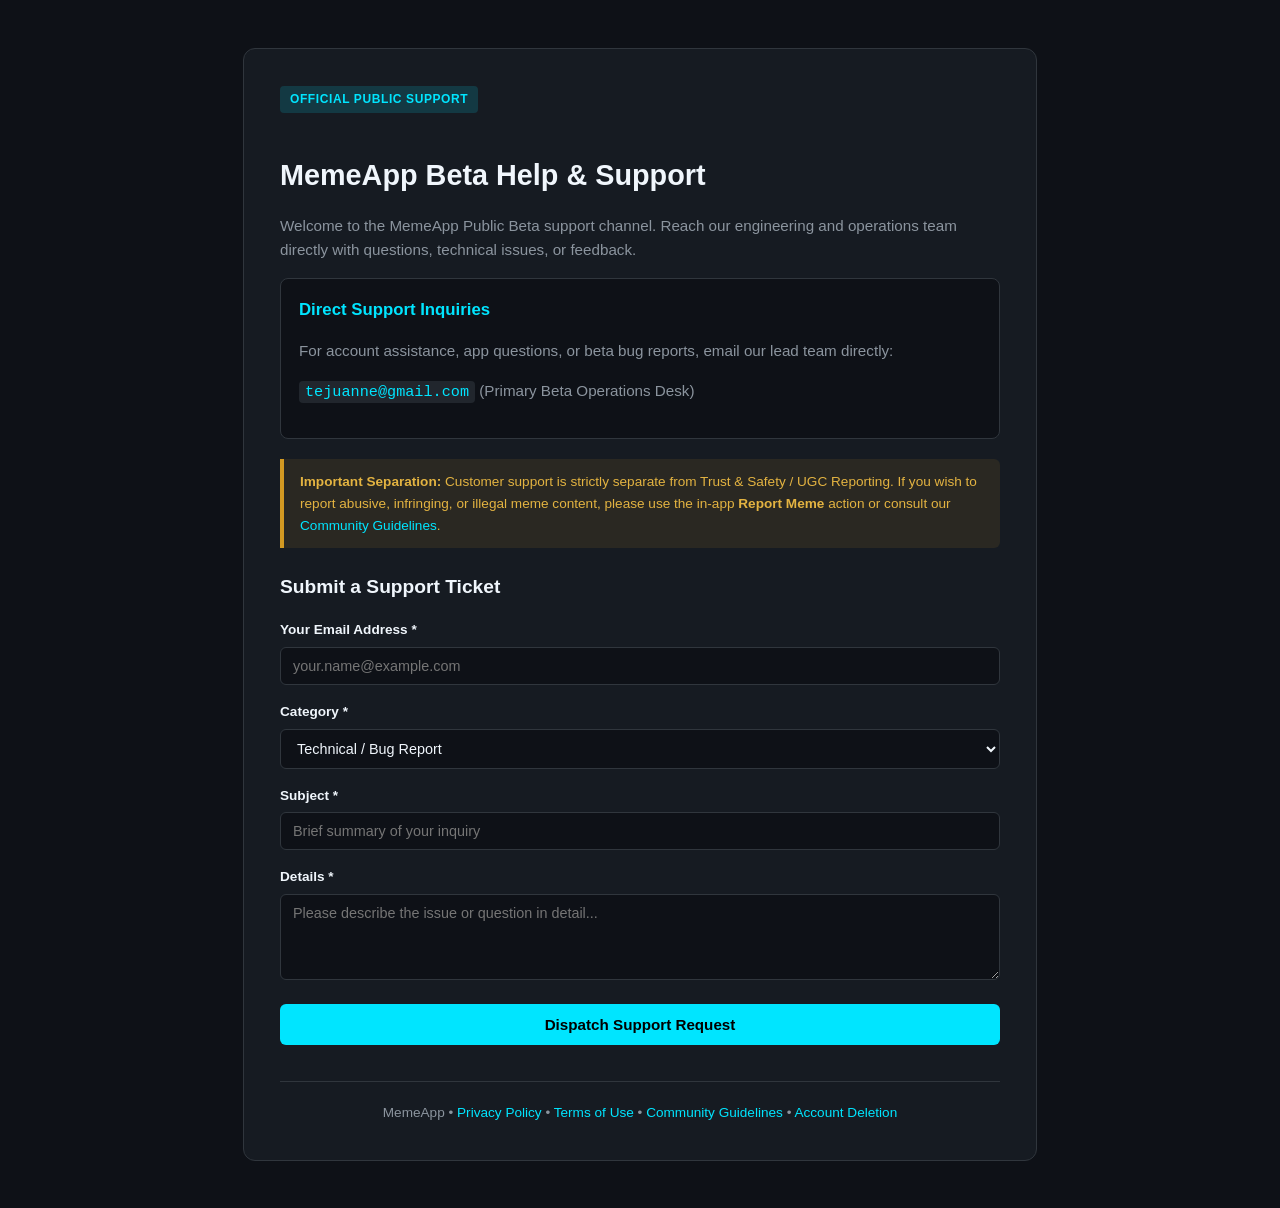
<file: support.html>
<!DOCTYPE html>
<html lang="en">
<head>
  <meta charset="UTF-8">
  <meta name="viewport" content="width=device-width, initial-scale=1.0">
  <title>MemeApp — Public Beta Support & Help Center</title>
  <style>
    :root {
      --bg: #0e1117;
      --card-bg: #161b22;
      --border: #30363d;
      --text: #f0f6fc;
      --text-muted: #8b949e;
      --cyan: #00e5ff;
      --success: #3fb950;
      --warning: #d29922;
    }
    body {
      font-family: -apple-system, BlinkMacSystemFont, "Segoe UI", Roboto, Helvetica, Arial, sans-serif;
      background-color: var(--bg);
      color: var(--text);
      line-height: 1.6;
      padding: 40px 20px;
    }
    .container {
      max-width: 720px;
      margin: 0 auto;
      background: var(--card-bg);
      border: 1px solid var(--border);
      border-radius: 12px;
      padding: 36px;
    }
    h1 {
      font-size: 1.8rem;
      margin-bottom: 8px;
    }
    .badge {
      display: inline-block;
      background: rgba(0, 229, 255, 0.15);
      color: var(--cyan);
      font-size: 0.75rem;
      font-weight: 700;
      padding: 4px 10px;
      border-radius: 4px;
      margin-bottom: 20px;
      text-transform: uppercase;
      letter-spacing: 0.05em;
    }
    p {
      color: var(--text-muted);
      margin-bottom: 16px;
      font-size: 0.95rem;
    }
    .channel-card {
      background: #0e1117;
      border: 1px solid var(--border);
      border-radius: 8px;
      padding: 18px;
      margin-bottom: 20px;
    }
    .channel-title {
      font-weight: 600;
      color: var(--cyan);
      font-size: 1.05rem;
      margin-bottom: 6px;
    }
    .form-group {
      margin-bottom: 16px;
    }
    label {
      display: block;
      font-size: 0.85rem;
      font-weight: 600;
      margin-bottom: 6px;
      color: var(--text);
    }
    input, select, textarea {
      width: 100%;
      background: #0e1117;
      border: 1px solid var(--border);
      border-radius: 6px;
      padding: 10px 12px;
      color: var(--text);
      font-family: inherit;
      font-size: 0.9rem;
      box-sizing: border-box;
    }
    input:focus, select:focus, textarea:focus {
      outline: none;
      border-color: var(--cyan);
    }
    .btn-submit {
      width: 100%;
      background: var(--cyan);
      color: #000;
      font-weight: 700;
      border: none;
      border-radius: 6px;
      padding: 12px;
      font-size: 0.95rem;
      cursor: pointer;
      transition: opacity 0.2s;
    }
    .btn-submit:hover {
      opacity: 0.9;
    }
    .success-box {
      display: none;
      background: rgba(63, 185, 80, 0.15);
      border: 1px solid var(--success);
      border-radius: 8px;
      padding: 20px;
      margin-top: 20px;
    }
    .notice-box {
      background: rgba(210, 153, 34, 0.1);
      border-left: 4px solid var(--warning);
      padding: 12px 16px;
      margin: 20px 0;
      font-size: 0.85rem;
      color: #e3b341;
      border-radius: 0 6px 6px 0;
    }
    footer {
      margin-top: 36px;
      padding-top: 20px;
      border-top: 1px solid var(--border);
      text-align: center;
      font-size: 0.85rem;
      color: var(--text-muted);
    }
    a {
      color: var(--cyan);
      text-decoration: none;
    }
    a:hover {
      text-decoration: underline;
    }
    code {
      background: #21262d;
      padding: 2px 6px;
      border-radius: 4px;
      color: var(--cyan);
    }
  </style>
</head>
<body>
  <div class="container">
    <span class="badge">Official Public Support</span>
    <h1>MemeApp Beta Help & Support</h1>
    <p>Welcome to the MemeApp Public Beta support channel. Reach our engineering and operations team directly with questions, technical issues, or feedback.</p>

    <div class="channel-card">
      <div class="channel-title">Direct Support Inquiries</div>
      <p style="margin-bottom: 8px;">For account assistance, app questions, or beta bug reports, email our lead team directly:</p>
      <p><a href="mailto:tejuanne@gmail.com?subject=MemeApp%20Beta%20Support%20Inquiry"><code>tejuanne@gmail.com</code></a> (Primary Beta Operations Desk)</p>
    </div>

    <div class="notice-box">
      <strong>Important Separation:</strong> Customer support is strictly separate from Trust & Safety / UGC Reporting. If you wish to report abusive, infringing, or illegal meme content, please use the in-app <strong>Report Meme</strong> action or consult our <a href="community-guidelines.html">Community Guidelines</a>.
    </div>

    <div id="supportFormContainer">
      <h2 style="font-size: 1.2rem; margin: 24px 0 16px 0;">Submit a Support Ticket</h2>
      <form id="supportForm" onsubmit="handleSupportSubmit(event)">
        <div class="form-group">
          <label for="contactEmail">Your Email Address *</label>
          <input type="email" id="contactEmail" required placeholder="your.name@example.com">
        </div>

        <div class="form-group">
          <label for="inquiryType">Category *</label>
          <select id="inquiryType" required>
            <option value="technical">Technical / Bug Report</option>
            <option value="account">Account / Login Issue</option>
            <option value="feature">Feedback / Suggestion</option>
            <option value="billing">General Inquiry</option>
          </select>
        </div>

        <div class="form-group">
          <label for="subject">Subject *</label>
          <input type="text" id="subject" required placeholder="Brief summary of your inquiry">
        </div>

        <div class="form-group">
          <label for="message">Details *</label>
          <textarea id="message" rows="4" required placeholder="Please describe the issue or question in detail..."></textarea>
        </div>

        <button type="submit" class="btn-submit">Dispatch Support Request</button>
      </form>
    </div>

    <div id="supportSuccess" class="success-box">
      <h3 style="color: var(--success); margin-bottom: 8px;">Support Request Dispatched</h3>
      <p style="color: var(--text);">
        Your support inquiry has been registered. A confirmation copy has been queued for <strong id="sentContact"></strong>.
      </p>
      <p style="font-size: 0.85rem; color: var(--text-muted); margin-top: 10px;">
        Tracking Ticket ID: <code id="ticketId"></code> &bull; Priority: Normal &bull; Target SLA: &lt; 24h
      </p>
    </div>

    <footer>
      MemeApp &bull; <a href="privacy-policy.html">Privacy Policy</a> &bull; <a href="terms.html">Terms of Use</a> &bull; <a href="community-guidelines.html">Community Guidelines</a> &bull; <a href="delete-account.html">Account Deletion</a>
    </footer>
  </div>

  <script>
    function handleSupportSubmit(e) {
      e.preventDefault();
      const email = document.getElementById("contactEmail").value;
      const ticket = "TKT-" + Date.now().toString(36).toUpperCase() + "-" + Math.random().toString(36).substr(2, 4).toUpperCase();
      
      document.getElementById("supportFormContainer").style.display = "none";
      document.getElementById("sentContact").textContent = email;
      document.getElementById("ticketId").textContent = ticket;
      document.getElementById("supportSuccess").style.display = "block";
    }
  </script>
</body>
</html>
</file>
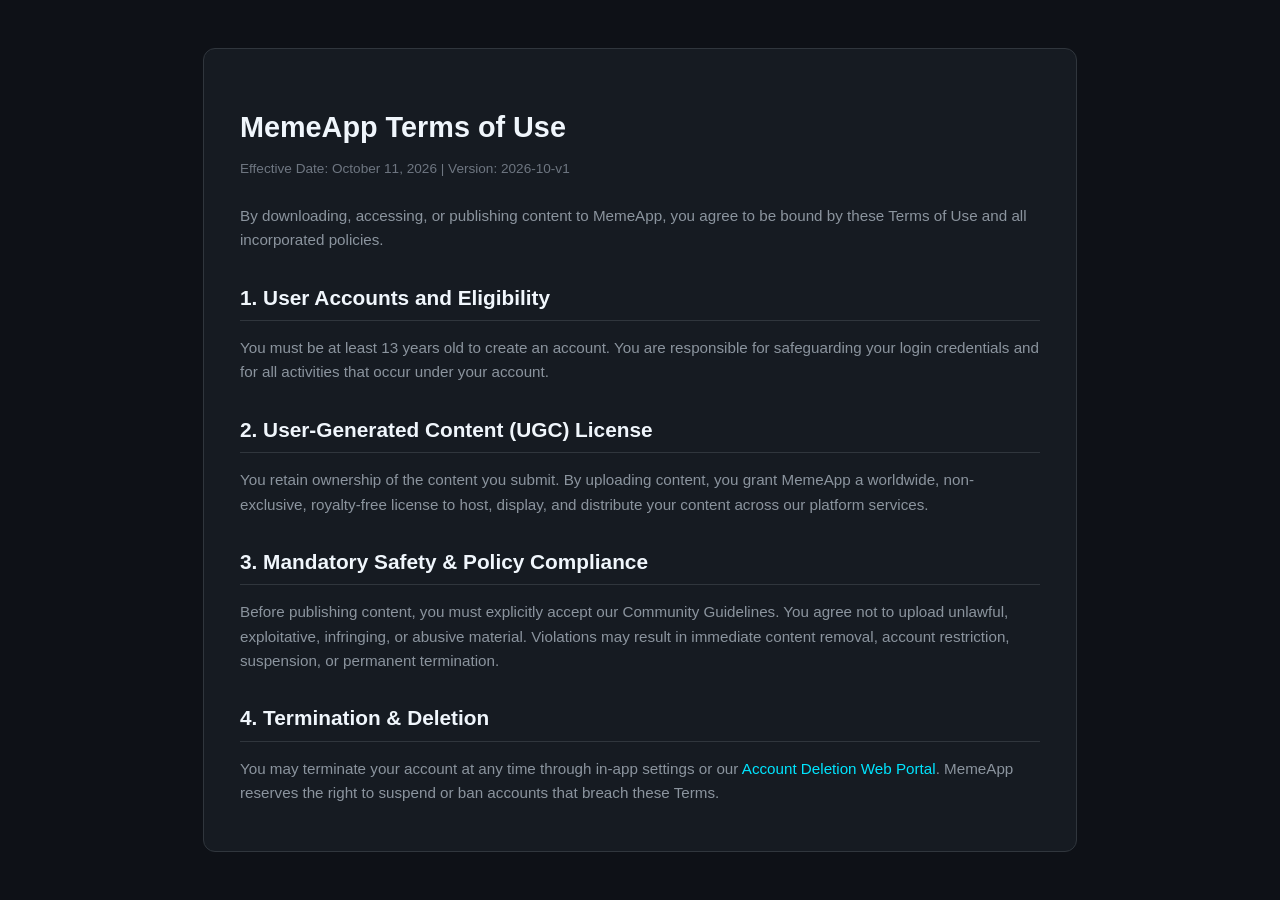
<file: terms.html>
<!DOCTYPE html>
<html lang="en">
<head>
  <meta charset="UTF-8">
  <meta name="viewport" content="width=device-width, initial-scale=1.0">
  <title>MemeApp — Terms of Use</title>
  <style>
    body { font-family: -apple-system, BlinkMacSystemFont, "Segoe UI", Roboto, sans-serif; background: #0e1117; color: #f0f6fc; line-height: 1.6; padding: 40px 20px; }
    .container { max-width: 800px; margin: 0 auto; background: #161b22; border: 1px solid #30363d; border-radius: 12px; padding: 36px; }
    h1 { font-size: 1.8rem; margin-bottom: 8px; }
    h2 { font-size: 1.3rem; margin-top: 28px; margin-bottom: 12px; border-bottom: 1px solid #30363d; padding-bottom: 6px; }
    p, li { color: #8b949e; font-size: 0.95rem; margin-bottom: 10px; }
    ul { margin-left: 20px; }
    code { background: #21262d; padding: 2px 6px; border-radius: 4px; color: #00e5ff; }
    .meta { font-size: 0.85rem; color: #6e7681; margin-bottom: 24px; }
    a { color: #00e5ff; text-decoration: none; }
  </style>
</head>
<body>
  <div class="container">
    <h1>MemeApp Terms of Use</h1>
    <div class="meta">Effective Date: October 11, 2026 | Version: 2026-10-v1</div>
    
    <p>By downloading, accessing, or publishing content to MemeApp, you agree to be bound by these Terms of Use and all incorporated policies.</p>
    
    <h2>1. User Accounts and Eligibility</h2>
    <p>You must be at least 13 years old to create an account. You are responsible for safeguarding your login credentials and for all activities that occur under your account.</p>

    <h2>2. User-Generated Content (UGC) License</h2>
    <p>You retain ownership of the content you submit. By uploading content, you grant MemeApp a worldwide, non-exclusive, royalty-free license to host, display, and distribute your content across our platform services.</p>

    <h2>3. Mandatory Safety & Policy Compliance</h2>
    <p>Before publishing content, you must explicitly accept our Community Guidelines. You agree not to upload unlawful, exploitative, infringing, or abusive material. Violations may result in immediate content removal, account restriction, suspension, or permanent termination.</p>

    <h2>4. Termination & Deletion</h2>
    <p>You may terminate your account at any time through in-app settings or our <a href="delete-account.html">Account Deletion Web Portal</a>. MemeApp reserves the right to suspend or ban accounts that breach these Terms.</p>
  </div>
</body>
</html>
</file>
